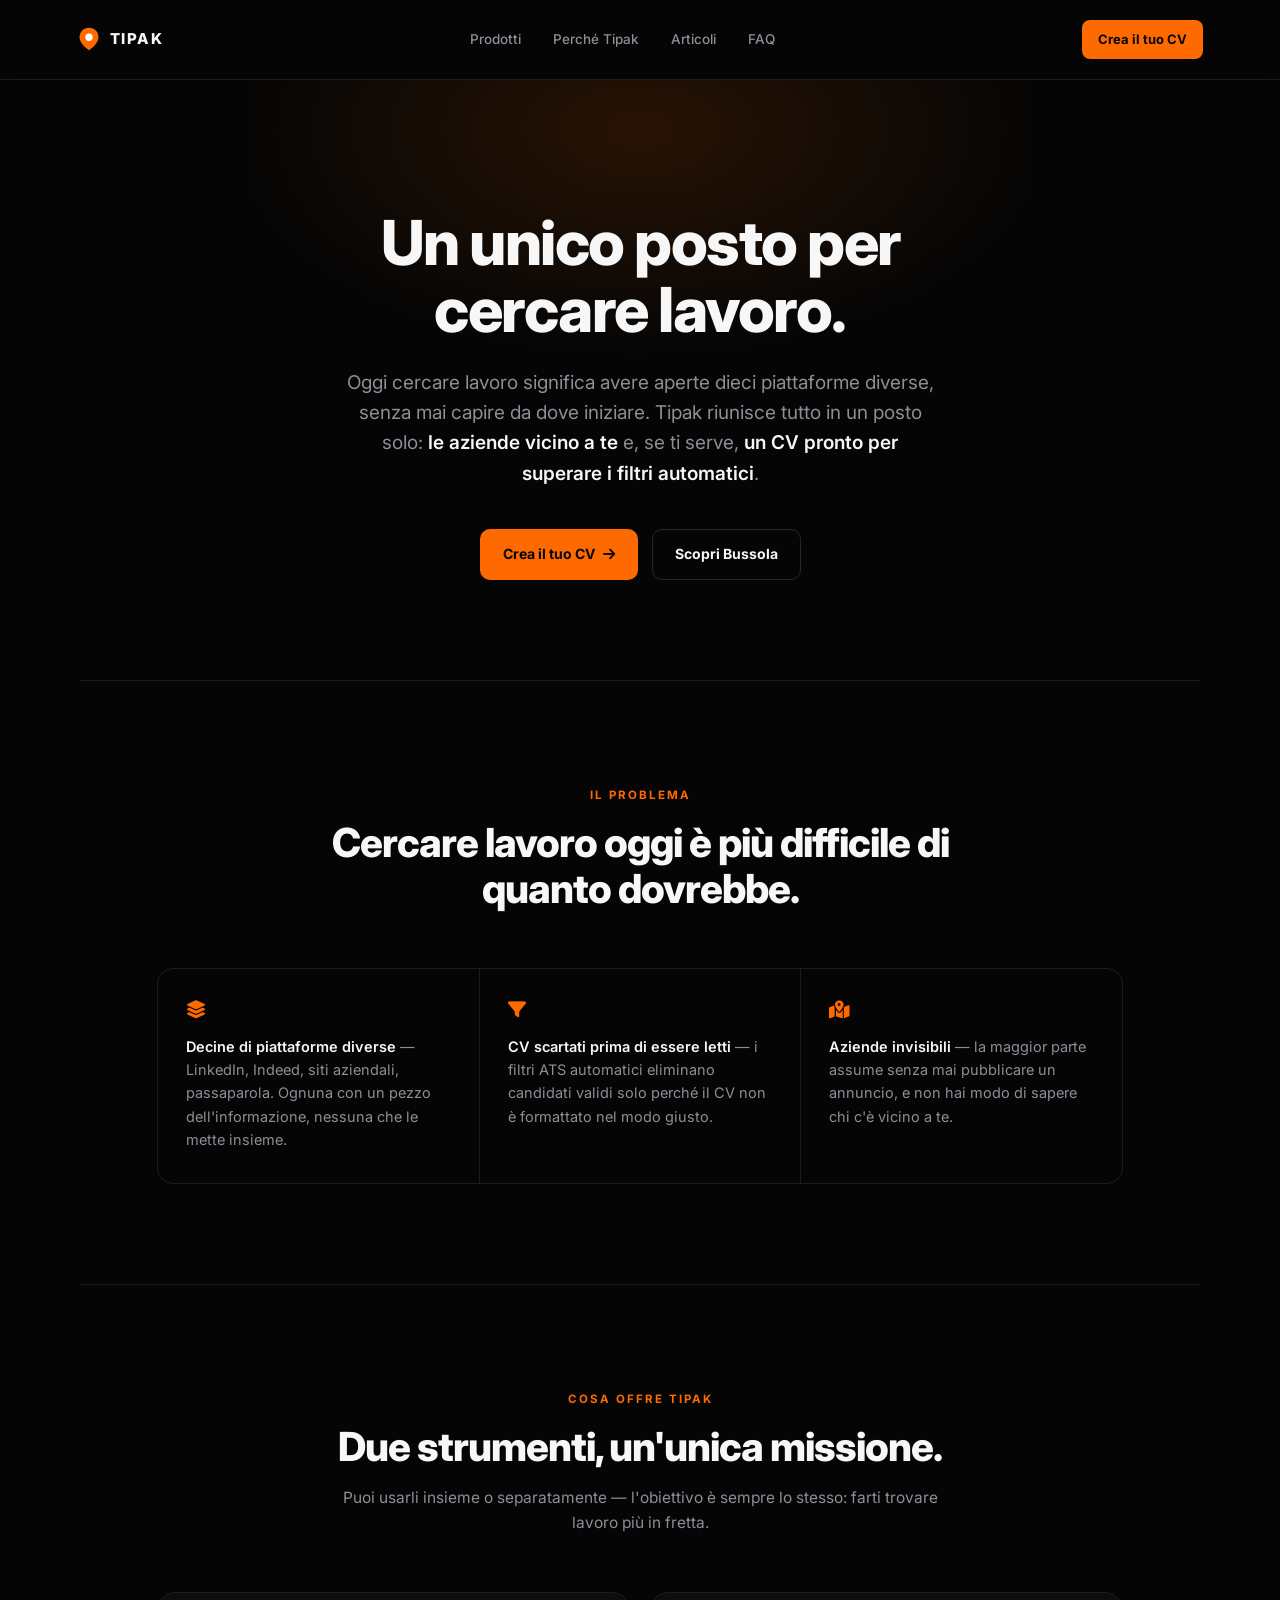
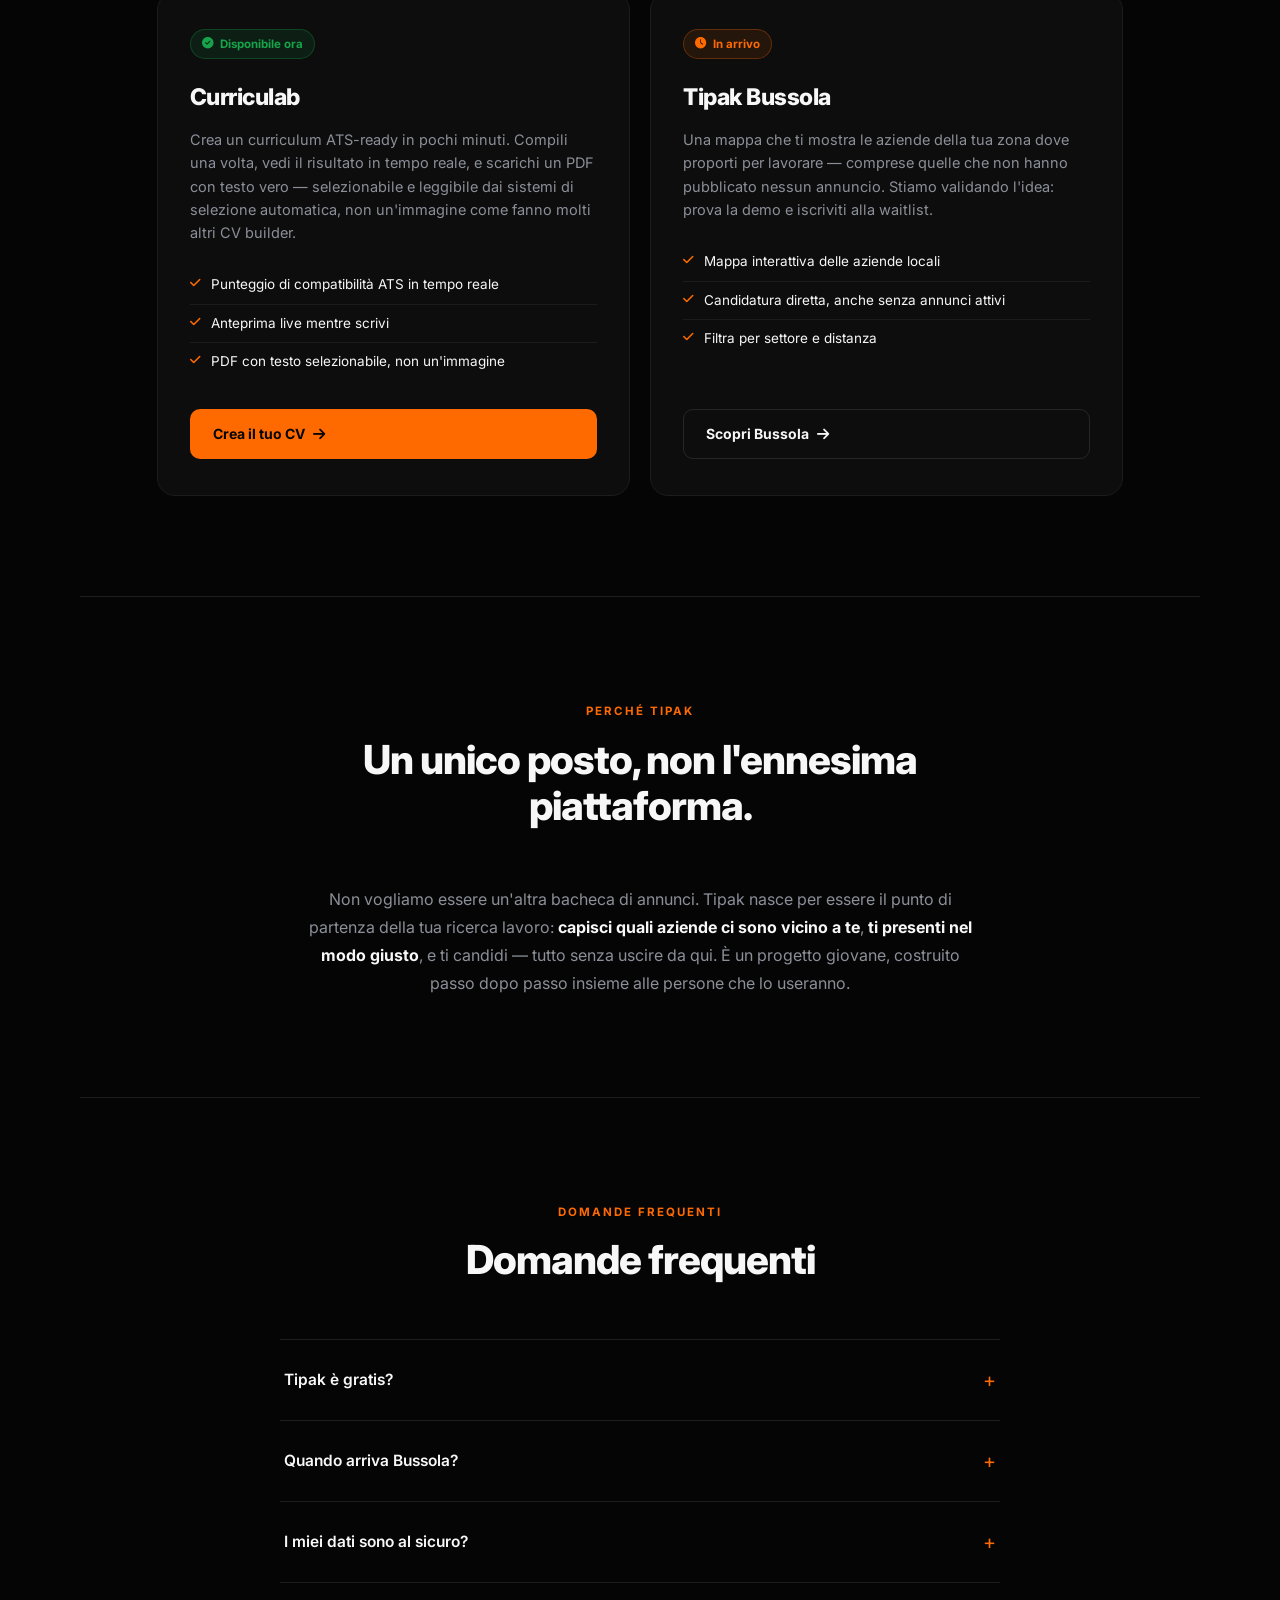
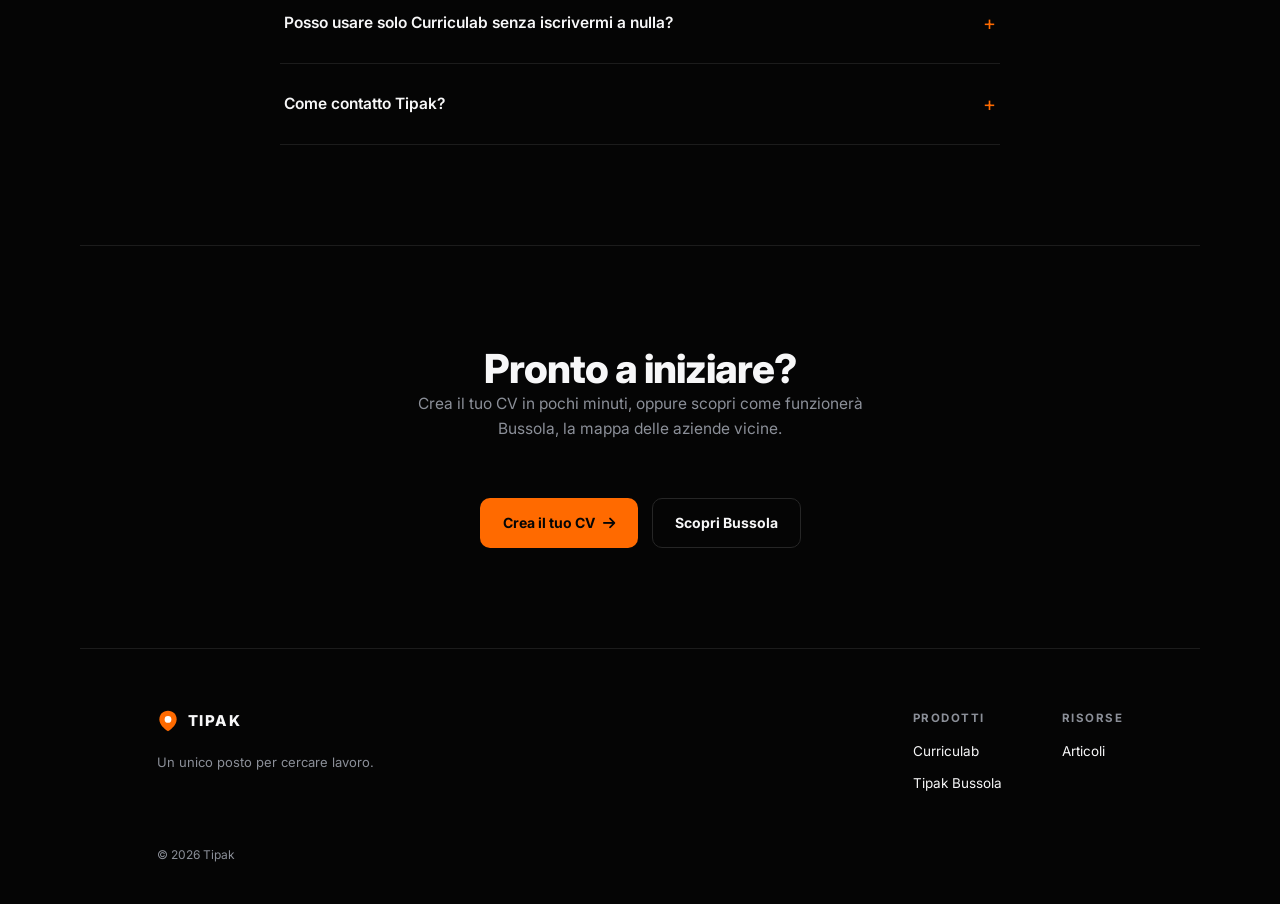
<file: index.html>
<!DOCTYPE html>
<html lang="it">
<head>
    <meta charset="UTF-8">
    <meta name="viewport" content="width=device-width, initial-scale=1.0">
    <title>Tipak — Un unico posto per cercare lavoro</title>
    <meta name="description" content="Tipak riunisce tutto quello che ti serve per trovare il prossimo lavoro: le aziende vicino a te e un CV pronto per superare i filtri automatici.">
    <link rel="stylesheet" href="style.css">
    <link rel="preconnect" href="https://fonts.googleapis.com">
    <link rel="preconnect" href="https://fonts.gstatic.com" crossorigin>
    <link href="https://fonts.googleapis.com/css2?family=Inter:wght@300;400;500;600;700;800&display=swap" rel="stylesheet">
    <link rel="stylesheet" href="https://cdnjs.cloudflare.com/ajax/libs/font-awesome/6.5.1/css/all.min.css">
</head>
<body>

    <header class="nav">
        <a href="/" class="tipak-logo">
            <svg viewBox="0 0 28 28" width="24" height="24" aria-hidden="true">
                <path d="M14 1C7.5 1 3 5.8 3 12c0 6 5.5 11.5 11 15 5.5-3.5 11-9 11-15 0-6.2-4.5-11-11-11Z" fill="#ff6a00"/>
                <circle cx="14" cy="12" r="4.3" fill="#fff"/>
            </svg>
            <span class="tipak-logo-word">TIPAK</span>
        </a>
        <nav class="nav-links">
            <a href="#prodotti">Prodotti</a>
            <a href="#perche">Perché Tipak</a>
            <a href="/articoli/">Articoli</a>
            <a href="#faq">FAQ</a>
        </nav>
        <a href="/curriculab/" class="nav-cta">Crea il tuo CV</a>
    </header>

    <main>
        <!-- ══ HERO ══ -->
        <section class="hero">
            <h1>Un unico posto per<br>cercare lavoro.</h1>
            <p class="hero-sub">
                Oggi cercare lavoro significa avere aperte dieci piattaforme diverse, senza mai capire da dove
                iniziare. Tipak riunisce tutto in un posto solo: <strong>le aziende vicino a te</strong> e,
                se ti serve, <strong>un CV pronto per superare i filtri automatici</strong>.
            </p>
            <div class="hero-ctas">
                <a href="/curriculab/" class="btn btn-primary">Crea il tuo CV <i class="fa-solid fa-arrow-right"></i></a>
                <a href="/aziende/" class="btn btn-secondary">Scopri Bussola</a>
            </div>
        </section>

        <!-- ══ PROBLEMA ══ -->
        <section class="section problem reveal">
            <div class="section-head">
                <span class="eyebrow">Il problema</span>
                <h2>Cercare lavoro oggi è più difficile di quanto dovrebbe.</h2>
            </div>
            <div class="problem-grid">
                <div class="problem-item">
                    <i class="fa-solid fa-layer-group"></i>
                    <p><strong>Decine di piattaforme diverse</strong> — LinkedIn, Indeed, siti aziendali, passaparola. Ognuna con un pezzo dell'informazione, nessuna che le mette insieme.</p>
                </div>
                <div class="problem-item">
                    <i class="fa-solid fa-filter"></i>
                    <p><strong>CV scartati prima di essere letti</strong> — i filtri ATS automatici eliminano candidati validi solo perché il CV non è formattato nel modo giusto.</p>
                </div>
                <div class="problem-item">
                    <i class="fa-solid fa-map-location-dot"></i>
                    <p><strong>Aziende invisibili</strong> — la maggior parte assume senza mai pubblicare un annuncio, e non hai modo di sapere chi c'è vicino a te.</p>
                </div>
            </div>
        </section>

        <!-- ══ PRODOTTI ══ -->
        <section class="section products reveal" id="prodotti">
            <div class="section-head">
                <span class="eyebrow">Cosa offre Tipak</span>
                <h2>Due strumenti, un'unica missione.</h2>
                <p>Puoi usarli insieme o separatamente — l'obiettivo è sempre lo stesso: farti trovare lavoro più in fretta.</p>
            </div>
            <div class="products-grid">
                <div class="product-card">
                    <span class="product-badge badge-live"><i class="fa-solid fa-circle-check"></i> Disponibile ora</span>
                    <h3>Curriculab</h3>
                    <p>Crea un curriculum ATS-ready in pochi minuti. Compili una volta, vedi il risultato in tempo reale, e scarichi un PDF con testo vero — selezionabile e leggibile dai sistemi di selezione automatica, non un'immagine come fanno molti altri CV builder.</p>
                    <ul class="product-features">
                        <li><i class="fa-solid fa-check"></i> Punteggio di compatibilità ATS in tempo reale</li>
                        <li><i class="fa-solid fa-check"></i> Anteprima live mentre scrivi</li>
                        <li><i class="fa-solid fa-check"></i> PDF con testo selezionabile, non un'immagine</li>
                    </ul>
                    <a href="/curriculab/" class="btn btn-primary">Crea il tuo CV <i class="fa-solid fa-arrow-right"></i></a>
                </div>
                <div class="product-card">
                    <span class="product-badge badge-soon"><i class="fa-solid fa-clock"></i> In arrivo</span>
                    <h3>Tipak Bussola</h3>
                    <p>Una mappa che ti mostra le aziende della tua zona dove proporti per lavorare — comprese quelle che non hanno pubblicato nessun annuncio. Stiamo validando l'idea: prova la demo e iscriviti alla waitlist.</p>
                    <ul class="product-features">
                        <li><i class="fa-solid fa-check"></i> Mappa interattiva delle aziende locali</li>
                        <li><i class="fa-solid fa-check"></i> Candidatura diretta, anche senza annunci attivi</li>
                        <li><i class="fa-solid fa-check"></i> Filtra per settore e distanza</li>
                    </ul>
                    <a href="/aziende/" class="btn btn-secondary">Scopri Bussola <i class="fa-solid fa-arrow-right"></i></a>
                </div>
            </div>
        </section>

        <!-- ══ PERCHÉ TIPAK ══ -->
        <section class="section why reveal" id="perche">
            <div class="section-head">
                <span class="eyebrow">Perché Tipak</span>
                <h2>Un unico posto, non l'ennesima piattaforma.</h2>
            </div>
            <p class="why-body">
                Non vogliamo essere un'altra bacheca di annunci. Tipak nasce per essere il punto di partenza
                della tua ricerca lavoro: <strong>capisci quali aziende ci sono vicino a te</strong>,
                <strong>ti presenti nel modo giusto</strong>, e ti candidi — tutto senza uscire da qui.
                È un progetto giovane, costruito passo dopo passo insieme alle persone che lo useranno.
            </p>
        </section>

        <!-- ══ FAQ ══ -->
        <section class="section faq reveal" id="faq">
            <div class="section-head">
                <span class="eyebrow">Domande frequenti</span>
                <h2>Domande frequenti</h2>
            </div>
            <div class="faq-list">
                <details class="faq-item">
                    <summary>Tipak è gratis?</summary>
                    <p>Sì. Curriculab è gratuito e lo resta nella sua versione base. Anche l'iscrizione alla waitlist di Bussola è gratuita.</p>
                </details>
                <details class="faq-item">
                    <summary>Quando arriva Bussola?</summary>
                    <p>Stiamo validando l'idea con una demo e una waitlist. Se c'è abbastanza interesse, iniziamo a costruire l'app vera partendo da una zona pilota.</p>
                </details>
                <details class="faq-item">
                    <summary>I miei dati sono al sicuro?</summary>
                    <p>I dati del CV restano nel tuo browser finché non scegli di scaricare il PDF. Le email della waitlist servono solo per avvisarti quando il prodotto è pronto — niente spam.</p>
                </details>
                <details class="faq-item">
                    <summary>Posso usare solo Curriculab senza iscrivermi a nulla?</summary>
                    <p>Sì, Curriculab è utilizzabile subito, senza registrazione.</p>
                </details>
                <details class="faq-item">
                    <summary>Come contatto Tipak?</summary>
                    <p>Scrivici a <a href="mailto:ciao@tipak.me" style="color:var(--acc)">ciao@tipak.me</a> per domande, feedback o collaborazioni.</p>
                </details>
            </div>
        </section>

        <!-- ══ CTA FINALE ══ -->
        <section class="section cta-final reveal">
            <div class="section-head">
                <h2>Pronto a iniziare?</h2>
                <p>Crea il tuo CV in pochi minuti, oppure scopri come funzionerà Bussola, la mappa delle aziende vicine.</p>
            </div>
            <div class="hero-ctas">
                <a href="/curriculab/" class="btn btn-primary">Crea il tuo CV <i class="fa-solid fa-arrow-right"></i></a>
                <a href="/aziende/" class="btn btn-secondary">Scopri Bussola</a>
            </div>
        </section>
    </main>

    <footer>
        <div class="foot">
            <div class="foot-brand">
                <a href="/" class="tipak-logo">
                    <svg viewBox="0 0 28 28" width="22" height="22" aria-hidden="true">
                        <path d="M14 1C7.5 1 3 5.8 3 12c0 6 5.5 11.5 11 15 5.5-3.5 11-9 11-15 0-6.2-4.5-11-11-11Z" fill="#ff6a00"/>
                        <circle cx="14" cy="12" r="4.3" fill="#fff"/>
                    </svg>
                    <span class="tipak-logo-word">TIPAK</span>
                </a>
                <p>Un unico posto per cercare lavoro.</p>
            </div>
            <div class="foot-cols">
                <div class="foot-col">
                    <h4>Prodotti</h4>
                    <a href="/curriculab/">Curriculab</a>
                    <a href="/aziende/">Tipak Bussola</a>
                </div>
                <div class="foot-col">
                    <h4>Risorse</h4>
                    <a href="/articoli/">Articoli</a>
                </div>
            </div>
        </div>
        <div class="foot-bottom">© 2026 Tipak</div>
    </footer>

    <script src="brand.js"></script>
</body>
</html>
</file>
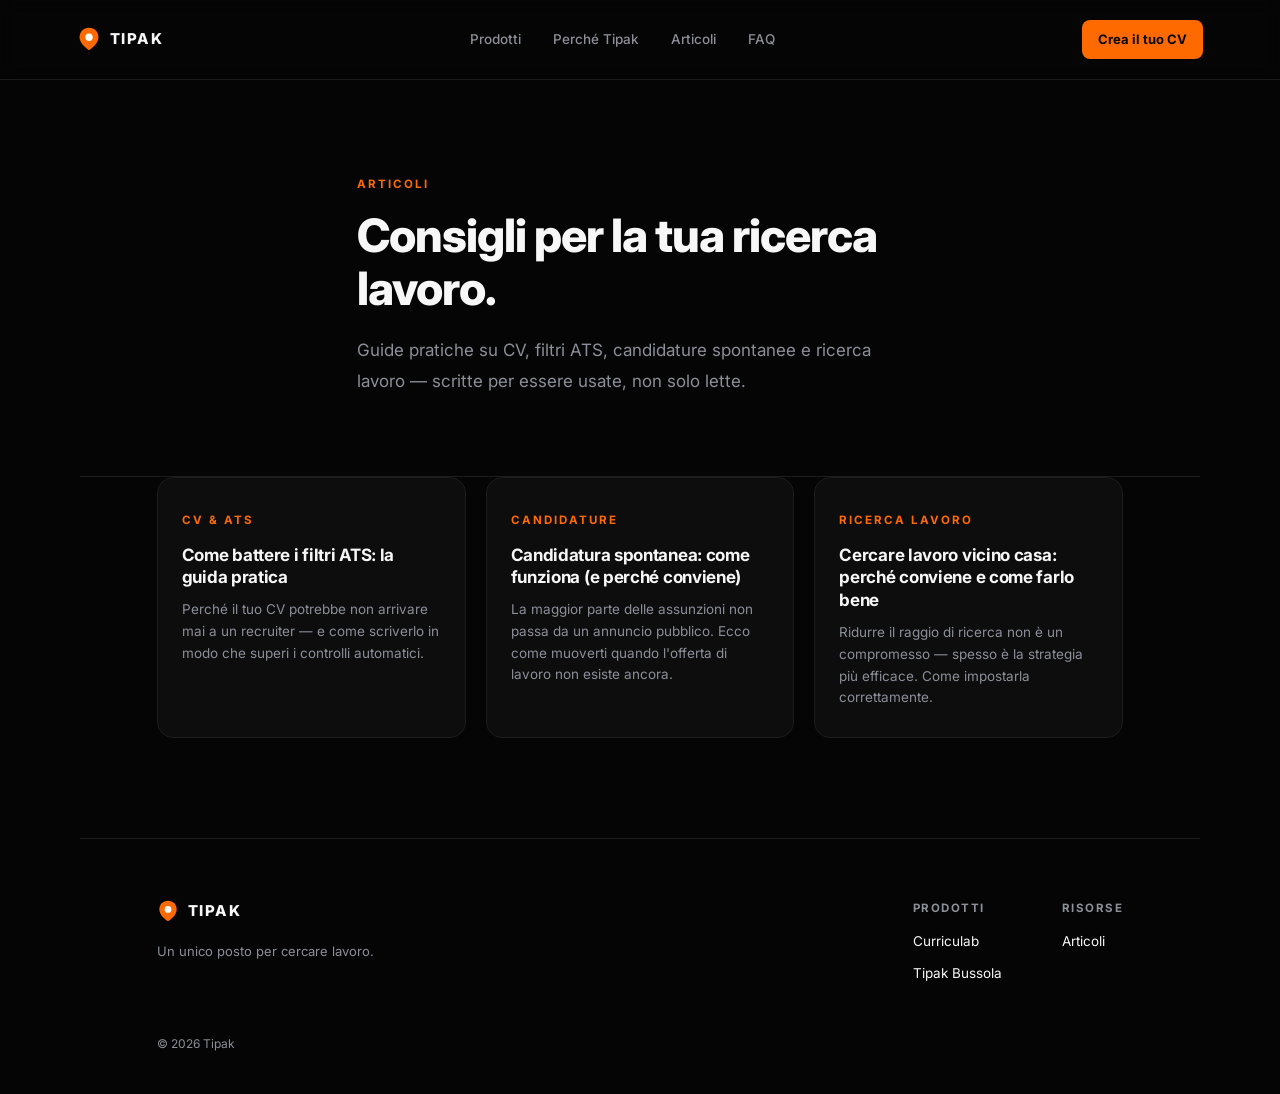
<file: articoli/index.html>
<!DOCTYPE html>
<html lang="it">
<head>
    <meta charset="UTF-8">
    <meta name="viewport" content="width=device-width, initial-scale=1.0">
    <title>Articoli — Tipak</title>
    <meta name="description" content="Consigli pratici su CV, filtri ATS, candidature spontanee e ricerca lavoro, dal team di Tipak.">
    <link rel="stylesheet" href="../style.css">
    <link rel="preconnect" href="https://fonts.googleapis.com">
    <link rel="preconnect" href="https://fonts.gstatic.com" crossorigin>
    <link href="https://fonts.googleapis.com/css2?family=Inter:wght@300;400;500;600;700;800&display=swap" rel="stylesheet">
    <link rel="stylesheet" href="https://cdnjs.cloudflare.com/ajax/libs/font-awesome/6.5.1/css/all.min.css">
</head>
<body>

    <header class="nav">
        <a href="/" class="tipak-logo">
            <svg viewBox="0 0 28 28" width="24" height="24" aria-hidden="true">
                <path d="M14 1C7.5 1 3 5.8 3 12c0 6 5.5 11.5 11 15 5.5-3.5 11-9 11-15 0-6.2-4.5-11-11-11Z" fill="#ff6a00"/>
                <circle cx="14" cy="12" r="4.3" fill="#fff"/>
            </svg>
            <span class="tipak-logo-word">TIPAK</span>
        </a>
        <nav class="nav-links">
            <a href="/#prodotti">Prodotti</a>
            <a href="/#perche">Perché Tipak</a>
            <a href="/articoli/">Articoli</a>
            <a href="/#faq">FAQ</a>
        </nav>
        <a href="/curriculab/" class="nav-cta">Crea il tuo CV</a>
    </header>

    <main>
        <div class="content-page" style="padding-bottom: 40px;">
            <span class="eyebrow">Articoli</span>
            <h1>Consigli per la tua ricerca lavoro.</h1>
            <p class="lede">Guide pratiche su CV, filtri ATS, candidature spontanee e ricerca lavoro — scritte per essere usate, non solo lette.</p>
        </div>

        <section class="section reveal" style="padding-top: 0;">
            <div class="articles-grid">
                <a href="/articoli/battere-filtri-ats.html" class="article-card">
                    <span class="eyebrow">CV &amp; ATS</span>
                    <h3>Come battere i filtri ATS: la guida pratica</h3>
                    <p>Perché il tuo CV potrebbe non arrivare mai a un recruiter — e come scriverlo in modo che superi i controlli automatici.</p>
                </a>
                <a href="/articoli/candidatura-spontanea.html" class="article-card">
                    <span class="eyebrow">Candidature</span>
                    <h3>Candidatura spontanea: come funziona (e perché conviene)</h3>
                    <p>La maggior parte delle assunzioni non passa da un annuncio pubblico. Ecco come muoverti quando l'offerta di lavoro non esiste ancora.</p>
                </a>
                <a href="/articoli/cercare-lavoro-vicino-casa.html" class="article-card">
                    <span class="eyebrow">Ricerca lavoro</span>
                    <h3>Cercare lavoro vicino casa: perché conviene e come farlo bene</h3>
                    <p>Ridurre il raggio di ricerca non è un compromesso — spesso è la strategia più efficace. Come impostarla correttamente.</p>
                </a>
            </div>
        </section>
    </main>

    <footer>
        <div class="foot">
            <div class="foot-brand">
                <a href="/" class="tipak-logo">
                    <svg viewBox="0 0 28 28" width="22" height="22" aria-hidden="true">
                        <path d="M14 1C7.5 1 3 5.8 3 12c0 6 5.5 11.5 11 15 5.5-3.5 11-9 11-15 0-6.2-4.5-11-11-11Z" fill="#ff6a00"/>
                        <circle cx="14" cy="12" r="4.3" fill="#fff"/>
                    </svg>
                    <span class="tipak-logo-word">TIPAK</span>
                </a>
                <p>Un unico posto per cercare lavoro.</p>
            </div>
            <div class="foot-cols">
                <div class="foot-col">
                    <h4>Prodotti</h4>
                    <a href="/curriculab/">Curriculab</a>
                    <a href="/aziende/">Tipak Bussola</a>
                </div>
                <div class="foot-col">
                    <h4>Risorse</h4>
                    <a href="/articoli/">Articoli</a>
                </div>
            </div>
        </div>
        <div class="foot-bottom">© 2026 Tipak</div>
    </footer>

    <script src="../brand.js"></script>
</body>
</html>
</file>
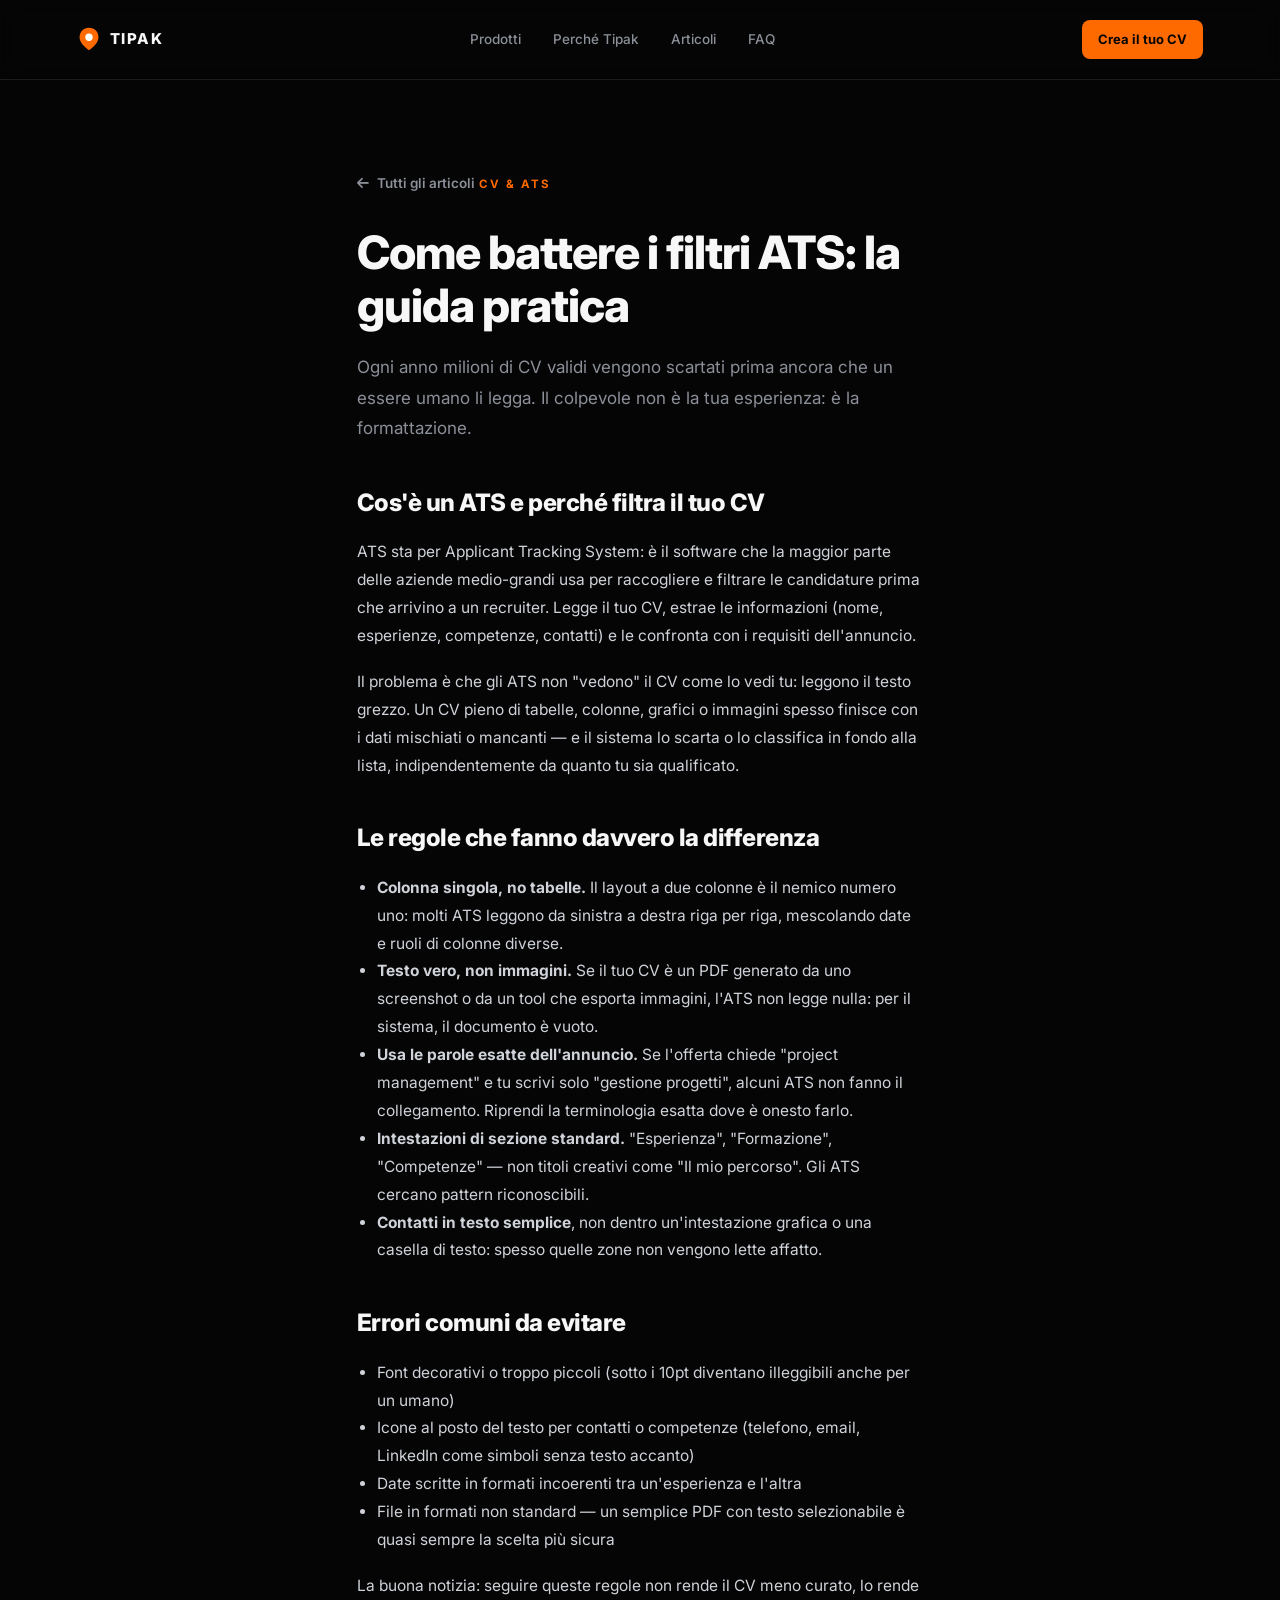
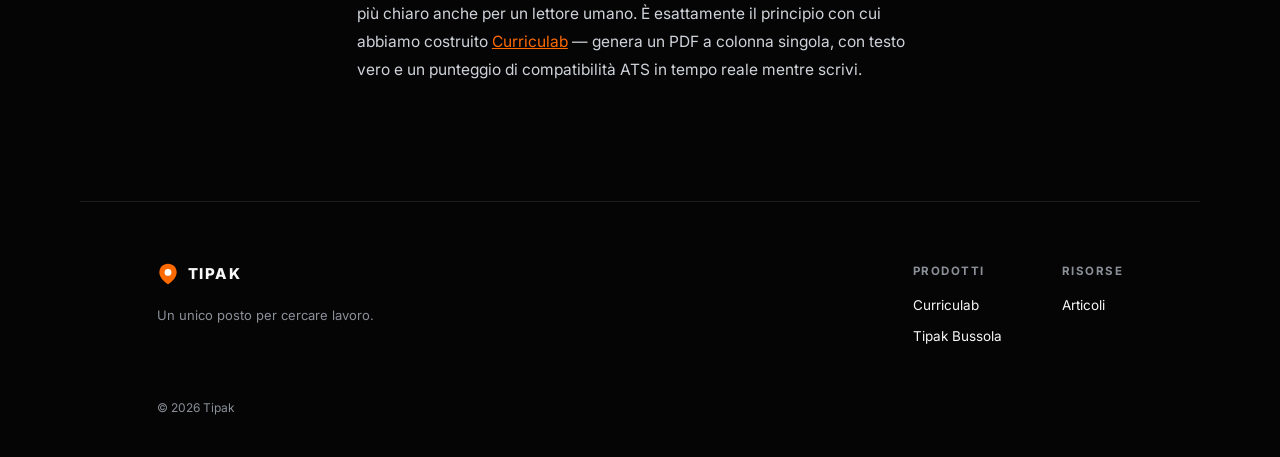
<file: articoli/battere-filtri-ats.html>
<!DOCTYPE html>
<html lang="it">
<head>
    <meta charset="UTF-8">
    <meta name="viewport" content="width=device-width, initial-scale=1.0">
    <title>Come battere i filtri ATS: la guida pratica — Tipak</title>
    <meta name="description" content="Perché il tuo CV potrebbe non arrivare mai a un recruiter, e come scriverlo in modo che superi i controlli automatici degli ATS.">
    <link rel="stylesheet" href="../style.css">
    <link rel="preconnect" href="https://fonts.googleapis.com">
    <link rel="preconnect" href="https://fonts.gstatic.com" crossorigin>
    <link href="https://fonts.googleapis.com/css2?family=Inter:wght@300;400;500;600;700;800&display=swap" rel="stylesheet">
    <link rel="stylesheet" href="https://cdnjs.cloudflare.com/ajax/libs/font-awesome/6.5.1/css/all.min.css">
</head>
<body>

    <header class="nav">
        <a href="/" class="tipak-logo">
            <svg viewBox="0 0 28 28" width="24" height="24" aria-hidden="true">
                <path d="M14 1C7.5 1 3 5.8 3 12c0 6 5.5 11.5 11 15 5.5-3.5 11-9 11-15 0-6.2-4.5-11-11-11Z" fill="#ff6a00"/>
                <circle cx="14" cy="12" r="4.3" fill="#fff"/>
            </svg>
            <span class="tipak-logo-word">TIPAK</span>
        </a>
        <nav class="nav-links">
            <a href="/#prodotti">Prodotti</a>
            <a href="/#perche">Perché Tipak</a>
            <a href="/articoli/">Articoli</a>
            <a href="/#faq">FAQ</a>
        </nav>
        <a href="/curriculab/" class="nav-cta">Crea il tuo CV</a>
    </header>

    <main>
        <article class="content-page">
            <a href="/articoli/" class="back-link"><i class="fa-solid fa-arrow-left"></i> Tutti gli articoli</a>
            <span class="eyebrow">CV &amp; ATS</span>
            <h1>Come battere i filtri ATS: la guida pratica</h1>
            <p class="lede">Ogni anno milioni di CV validi vengono scartati prima ancora che un essere umano li legga. Il colpevole non è la tua esperienza: è la formattazione.</p>

            <h2>Cos'è un ATS e perché filtra il tuo CV</h2>
            <p>ATS sta per Applicant Tracking System: è il software che la maggior parte delle aziende medio-grandi usa per raccogliere e filtrare le candidature prima che arrivino a un recruiter. Legge il tuo CV, estrae le informazioni (nome, esperienze, competenze, contatti) e le confronta con i requisiti dell'annuncio.</p>
            <p>Il problema è che gli ATS non "vedono" il CV come lo vedi tu: leggono il testo grezzo. Un CV pieno di tabelle, colonne, grafici o immagini spesso finisce con i dati mischiati o mancanti — e il sistema lo scarta o lo classifica in fondo alla lista, indipendentemente da quanto tu sia qualificato.</p>

            <h2>Le regole che fanno davvero la differenza</h2>
            <ul>
                <li><strong>Colonna singola, no tabelle.</strong> Il layout a due colonne è il nemico numero uno: molti ATS leggono da sinistra a destra riga per riga, mescolando date e ruoli di colonne diverse.</li>
                <li><strong>Testo vero, non immagini.</strong> Se il tuo CV è un PDF generato da uno screenshot o da un tool che esporta immagini, l'ATS non legge nulla: per il sistema, il documento è vuoto.</li>
                <li><strong>Usa le parole esatte dell'annuncio.</strong> Se l'offerta chiede "project management" e tu scrivi solo "gestione progetti", alcuni ATS non fanno il collegamento. Riprendi la terminologia esatta dove è onesto farlo.</li>
                <li><strong>Intestazioni di sezione standard.</strong> "Esperienza", "Formazione", "Competenze" — non titoli creativi come "Il mio percorso". Gli ATS cercano pattern riconoscibili.</li>
                <li><strong>Contatti in testo semplice</strong>, non dentro un'intestazione grafica o una casella di testo: spesso quelle zone non vengono lette affatto.</li>
            </ul>

            <h2>Errori comuni da evitare</h2>
            <ul>
                <li>Font decorativi o troppo piccoli (sotto i 10pt diventano illeggibili anche per un umano)</li>
                <li>Icone al posto del testo per contatti o competenze (telefono, email, LinkedIn come simboli senza testo accanto)</li>
                <li>Date scritte in formati incoerenti tra un'esperienza e l'altra</li>
                <li>File in formati non standard — un semplice PDF con testo selezionabile è quasi sempre la scelta più sicura</li>
            </ul>

            <p>La buona notizia: seguire queste regole non rende il CV meno curato, lo rende più chiaro anche per un lettore umano. È esattamente il principio con cui abbiamo costruito <a href="/curriculab/" style="color:var(--acc)">Curriculab</a> — genera un PDF a colonna singola, con testo vero e un punteggio di compatibilità ATS in tempo reale mentre scrivi.</p>
        </article>
    </main>

    <footer>
        <div class="foot">
            <div class="foot-brand">
                <a href="/" class="tipak-logo">
                    <svg viewBox="0 0 28 28" width="22" height="22" aria-hidden="true">
                        <path d="M14 1C7.5 1 3 5.8 3 12c0 6 5.5 11.5 11 15 5.5-3.5 11-9 11-15 0-6.2-4.5-11-11-11Z" fill="#ff6a00"/>
                        <circle cx="14" cy="12" r="4.3" fill="#fff"/>
                    </svg>
                    <span class="tipak-logo-word">TIPAK</span>
                </a>
                <p>Un unico posto per cercare lavoro.</p>
            </div>
            <div class="foot-cols">
                <div class="foot-col">
                    <h4>Prodotti</h4>
                    <a href="/curriculab/">Curriculab</a>
                    <a href="/aziende/">Tipak Bussola</a>
                </div>
                <div class="foot-col">
                    <h4>Risorse</h4>
                    <a href="/articoli/">Articoli</a>
                </div>
            </div>
        </div>
        <div class="foot-bottom">© 2026 Tipak</div>
    </footer>

    <script src="../brand.js"></script>
</body>
</html>
</file>
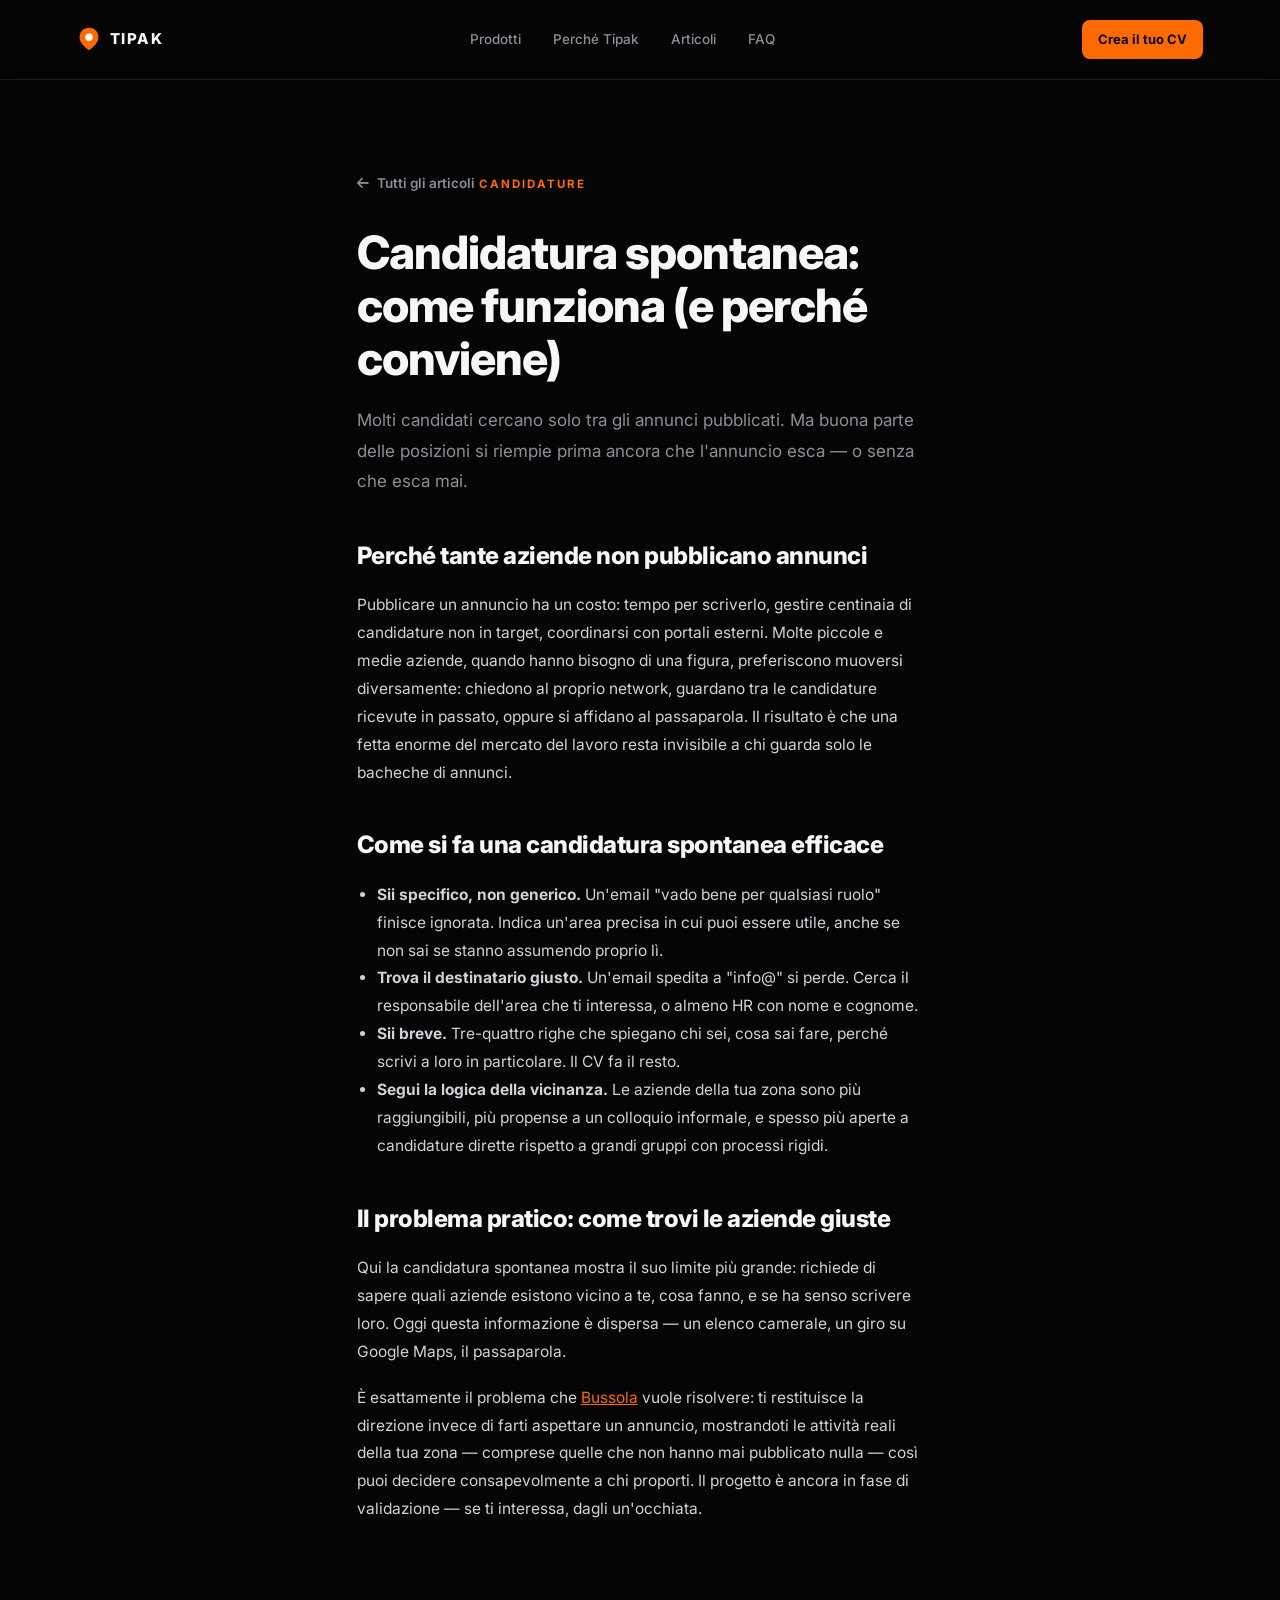
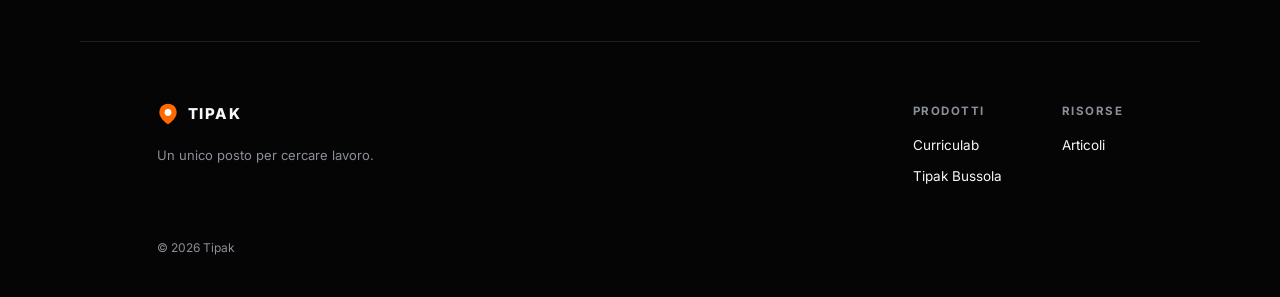
<file: articoli/candidatura-spontanea.html>
<!DOCTYPE html>
<html lang="it">
<head>
    <meta charset="UTF-8">
    <meta name="viewport" content="width=device-width, initial-scale=1.0">
    <title>Candidatura spontanea: come funziona (e perché conviene) — Tipak</title>
    <meta name="description" content="La maggior parte delle assunzioni non passa da un annuncio pubblico. Come muoverti quando l'offerta di lavoro non esiste ancora.">
    <link rel="stylesheet" href="../style.css">
    <link rel="preconnect" href="https://fonts.googleapis.com">
    <link rel="preconnect" href="https://fonts.gstatic.com" crossorigin>
    <link href="https://fonts.googleapis.com/css2?family=Inter:wght@300;400;500;600;700;800&display=swap" rel="stylesheet">
    <link rel="stylesheet" href="https://cdnjs.cloudflare.com/ajax/libs/font-awesome/6.5.1/css/all.min.css">
</head>
<body>

    <header class="nav">
        <a href="/" class="tipak-logo">
            <svg viewBox="0 0 28 28" width="24" height="24" aria-hidden="true">
                <path d="M14 1C7.5 1 3 5.8 3 12c0 6 5.5 11.5 11 15 5.5-3.5 11-9 11-15 0-6.2-4.5-11-11-11Z" fill="#ff6a00"/>
                <circle cx="14" cy="12" r="4.3" fill="#fff"/>
            </svg>
            <span class="tipak-logo-word">TIPAK</span>
        </a>
        <nav class="nav-links">
            <a href="/#prodotti">Prodotti</a>
            <a href="/#perche">Perché Tipak</a>
            <a href="/articoli/">Articoli</a>
            <a href="/#faq">FAQ</a>
        </nav>
        <a href="/curriculab/" class="nav-cta">Crea il tuo CV</a>
    </header>

    <main>
        <article class="content-page">
            <a href="/articoli/" class="back-link"><i class="fa-solid fa-arrow-left"></i> Tutti gli articoli</a>
            <span class="eyebrow">Candidature</span>
            <h1>Candidatura spontanea: come funziona (e perché conviene)</h1>
            <p class="lede">Molti candidati cercano solo tra gli annunci pubblicati. Ma buona parte delle posizioni si riempie prima ancora che l'annuncio esca — o senza che esca mai.</p>

            <h2>Perché tante aziende non pubblicano annunci</h2>
            <p>Pubblicare un annuncio ha un costo: tempo per scriverlo, gestire centinaia di candidature non in target, coordinarsi con portali esterni. Molte piccole e medie aziende, quando hanno bisogno di una figura, preferiscono muoversi diversamente: chiedono al proprio network, guardano tra le candidature ricevute in passato, oppure si affidano al passaparola. Il risultato è che una fetta enorme del mercato del lavoro resta invisibile a chi guarda solo le bacheche di annunci.</p>

            <h2>Come si fa una candidatura spontanea efficace</h2>
            <ul>
                <li><strong>Sii specifico, non generico.</strong> Un'email "vado bene per qualsiasi ruolo" finisce ignorata. Indica un'area precisa in cui puoi essere utile, anche se non sai se stanno assumendo proprio lì.</li>
                <li><strong>Trova il destinatario giusto.</strong> Un'email spedita a "info@" si perde. Cerca il responsabile dell'area che ti interessa, o almeno HR con nome e cognome.</li>
                <li><strong>Sii breve.</strong> Tre-quattro righe che spiegano chi sei, cosa sai fare, perché scrivi a loro in particolare. Il CV fa il resto.</li>
                <li><strong>Segui la logica della vicinanza.</strong> Le aziende della tua zona sono più raggiungibili, più propense a un colloquio informale, e spesso più aperte a candidature dirette rispetto a grandi gruppi con processi rigidi.</li>
            </ul>

            <h2>Il problema pratico: come trovi le aziende giuste</h2>
            <p>Qui la candidatura spontanea mostra il suo limite più grande: richiede di sapere quali aziende esistono vicino a te, cosa fanno, e se ha senso scrivere loro. Oggi questa informazione è dispersa — un elenco camerale, un giro su Google Maps, il passaparola.</p>
            <p>È esattamente il problema che <a href="/aziende/" style="color:var(--acc)">Bussola</a> vuole risolvere: ti restituisce la direzione invece di farti aspettare un annuncio, mostrandoti le attività reali della tua zona — comprese quelle che non hanno mai pubblicato nulla — così puoi decidere consapevolmente a chi proporti. Il progetto è ancora in fase di validazione — se ti interessa, dagli un'occhiata.</p>
        </article>
    </main>

    <footer>
        <div class="foot">
            <div class="foot-brand">
                <a href="/" class="tipak-logo">
                    <svg viewBox="0 0 28 28" width="22" height="22" aria-hidden="true">
                        <path d="M14 1C7.5 1 3 5.8 3 12c0 6 5.5 11.5 11 15 5.5-3.5 11-9 11-15 0-6.2-4.5-11-11-11Z" fill="#ff6a00"/>
                        <circle cx="14" cy="12" r="4.3" fill="#fff"/>
                    </svg>
                    <span class="tipak-logo-word">TIPAK</span>
                </a>
                <p>Un unico posto per cercare lavoro.</p>
            </div>
            <div class="foot-cols">
                <div class="foot-col">
                    <h4>Prodotti</h4>
                    <a href="/curriculab/">Curriculab</a>
                    <a href="/aziende/">Tipak Bussola</a>
                </div>
                <div class="foot-col">
                    <h4>Risorse</h4>
                    <a href="/articoli/">Articoli</a>
                </div>
            </div>
        </div>
        <div class="foot-bottom">© 2026 Tipak</div>
    </footer>

    <script src="../brand.js"></script>
</body>
</html>
</file>
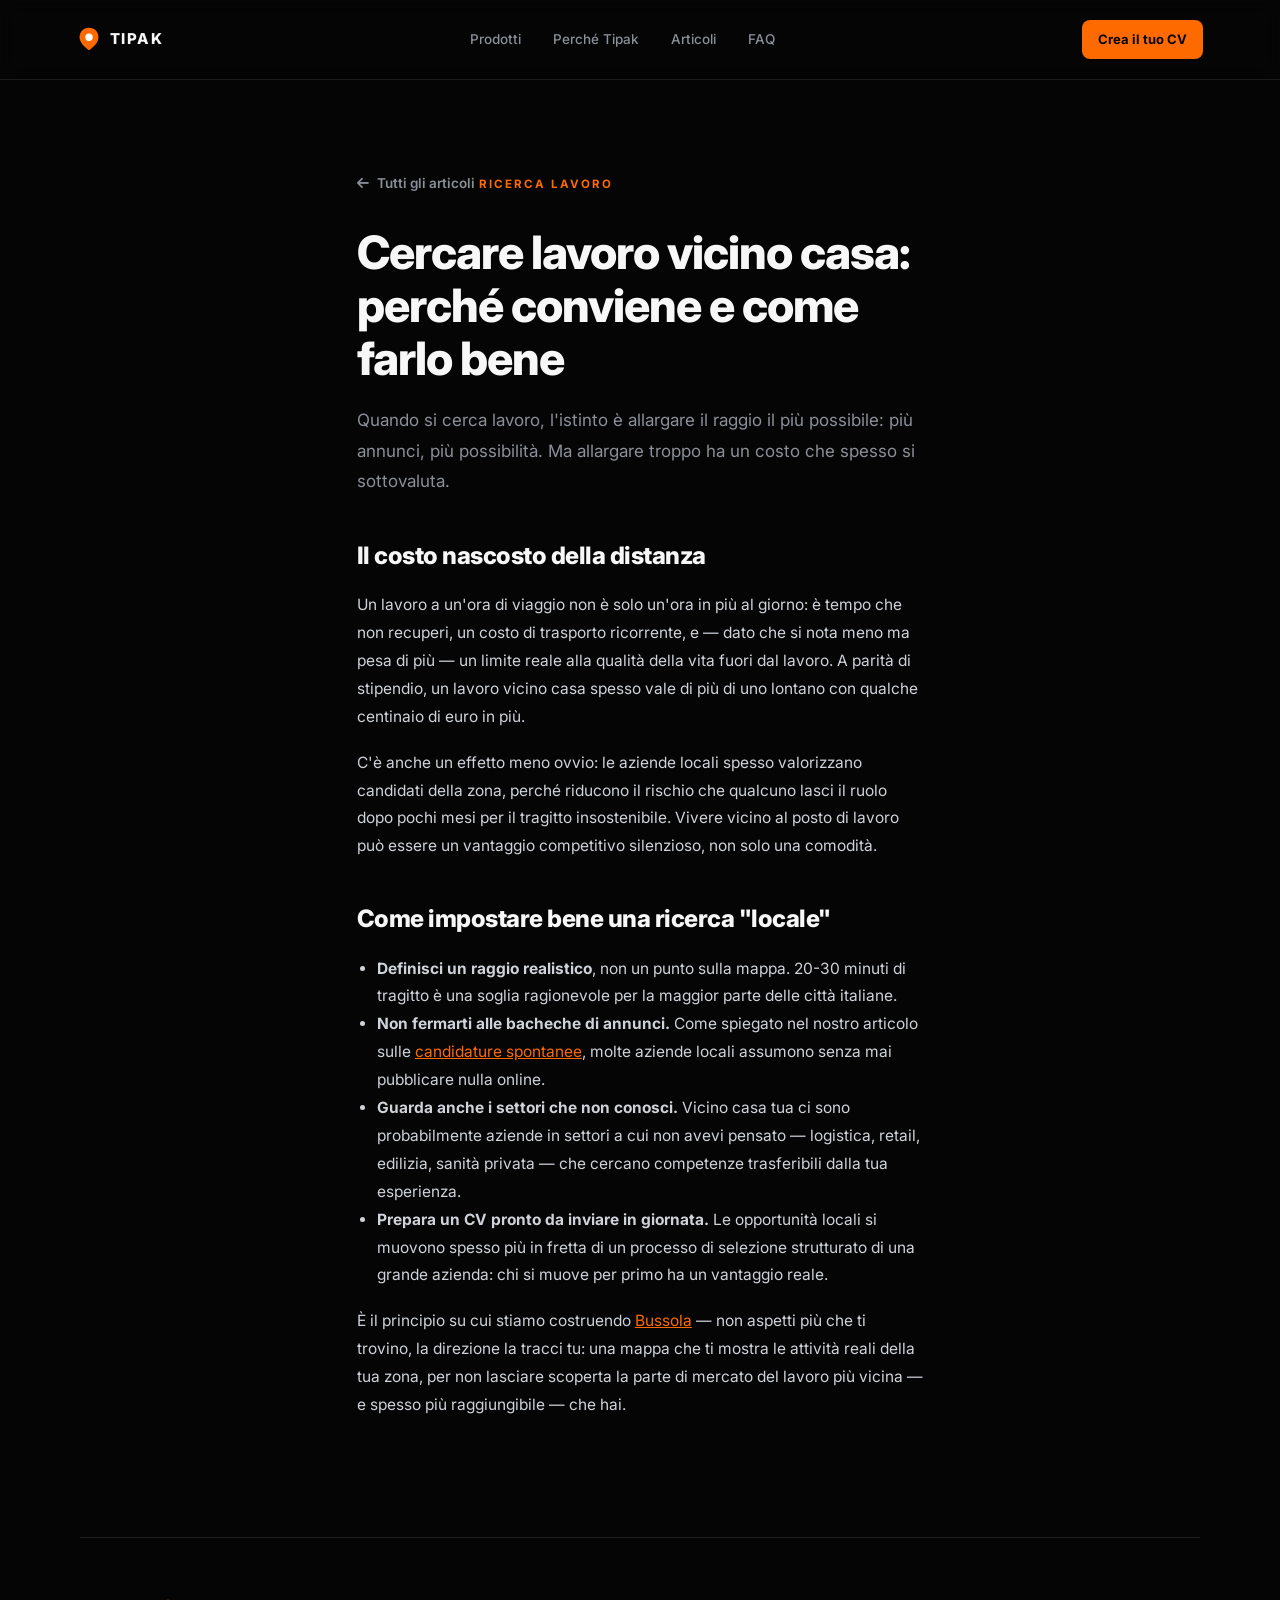
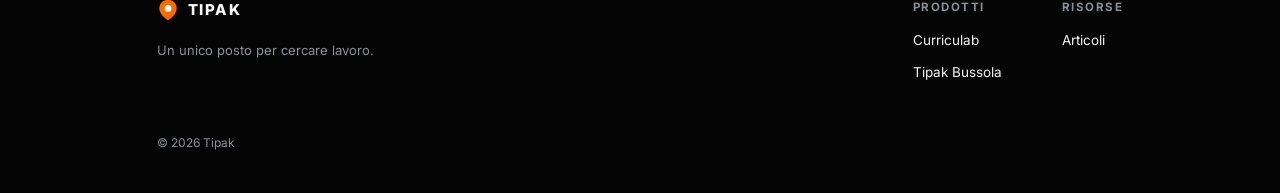
<file: articoli/cercare-lavoro-vicino-casa.html>
<!DOCTYPE html>
<html lang="it">
<head>
    <meta charset="UTF-8">
    <meta name="viewport" content="width=device-width, initial-scale=1.0">
    <title>Cercare lavoro vicino casa: perché conviene — Tipak</title>
    <meta name="description" content="Ridurre il raggio di ricerca non è un compromesso: spesso è la strategia più efficace. Come impostarla correttamente.">
    <link rel="stylesheet" href="../style.css">
    <link rel="preconnect" href="https://fonts.googleapis.com">
    <link rel="preconnect" href="https://fonts.gstatic.com" crossorigin>
    <link href="https://fonts.googleapis.com/css2?family=Inter:wght@300;400;500;600;700;800&display=swap" rel="stylesheet">
    <link rel="stylesheet" href="https://cdnjs.cloudflare.com/ajax/libs/font-awesome/6.5.1/css/all.min.css">
</head>
<body>

    <header class="nav">
        <a href="/" class="tipak-logo">
            <svg viewBox="0 0 28 28" width="24" height="24" aria-hidden="true">
                <path d="M14 1C7.5 1 3 5.8 3 12c0 6 5.5 11.5 11 15 5.5-3.5 11-9 11-15 0-6.2-4.5-11-11-11Z" fill="#ff6a00"/>
                <circle cx="14" cy="12" r="4.3" fill="#fff"/>
            </svg>
            <span class="tipak-logo-word">TIPAK</span>
        </a>
        <nav class="nav-links">
            <a href="/#prodotti">Prodotti</a>
            <a href="/#perche">Perché Tipak</a>
            <a href="/articoli/">Articoli</a>
            <a href="/#faq">FAQ</a>
        </nav>
        <a href="/curriculab/" class="nav-cta">Crea il tuo CV</a>
    </header>

    <main>
        <article class="content-page">
            <a href="/articoli/" class="back-link"><i class="fa-solid fa-arrow-left"></i> Tutti gli articoli</a>
            <span class="eyebrow">Ricerca lavoro</span>
            <h1>Cercare lavoro vicino casa: perché conviene e come farlo bene</h1>
            <p class="lede">Quando si cerca lavoro, l'istinto è allargare il raggio il più possibile: più annunci, più possibilità. Ma allargare troppo ha un costo che spesso si sottovaluta.</p>

            <h2>Il costo nascosto della distanza</h2>
            <p>Un lavoro a un'ora di viaggio non è solo un'ora in più al giorno: è tempo che non recuperi, un costo di trasporto ricorrente, e — dato che si nota meno ma pesa di più — un limite reale alla qualità della vita fuori dal lavoro. A parità di stipendio, un lavoro vicino casa spesso vale di più di uno lontano con qualche centinaio di euro in più.</p>
            <p>C'è anche un effetto meno ovvio: le aziende locali spesso valorizzano candidati della zona, perché riducono il rischio che qualcuno lasci il ruolo dopo pochi mesi per il tragitto insostenibile. Vivere vicino al posto di lavoro può essere un vantaggio competitivo silenzioso, non solo una comodità.</p>

            <h2>Come impostare bene una ricerca "locale"</h2>
            <ul>
                <li><strong>Definisci un raggio realistico</strong>, non un punto sulla mappa. 20-30 minuti di tragitto è una soglia ragionevole per la maggior parte delle città italiane.</li>
                <li><strong>Non fermarti alle bacheche di annunci.</strong> Come spiegato nel nostro articolo sulle <a href="/articoli/candidatura-spontanea.html" style="color:var(--acc)">candidature spontanee</a>, molte aziende locali assumono senza mai pubblicare nulla online.</li>
                <li><strong>Guarda anche i settori che non conosci.</strong> Vicino casa tua ci sono probabilmente aziende in settori a cui non avevi pensato — logistica, retail, edilizia, sanità privata — che cercano competenze trasferibili dalla tua esperienza.</li>
                <li><strong>Prepara un CV pronto da inviare in giornata.</strong> Le opportunità locali si muovono spesso più in fretta di un processo di selezione strutturato di una grande azienda: chi si muove per primo ha un vantaggio reale.</li>
            </ul>

            <p>È il principio su cui stiamo costruendo <a href="/aziende/" style="color:var(--acc)">Bussola</a> — non aspetti più che ti trovino, la direzione la tracci tu: una mappa che ti mostra le attività reali della tua zona, per non lasciare scoperta la parte di mercato del lavoro più vicina — e spesso più raggiungibile — che hai.</p>
        </article>
    </main>

    <footer>
        <div class="foot">
            <div class="foot-brand">
                <a href="/" class="tipak-logo">
                    <svg viewBox="0 0 28 28" width="22" height="22" aria-hidden="true">
                        <path d="M14 1C7.5 1 3 5.8 3 12c0 6 5.5 11.5 11 15 5.5-3.5 11-9 11-15 0-6.2-4.5-11-11-11Z" fill="#ff6a00"/>
                        <circle cx="14" cy="12" r="4.3" fill="#fff"/>
                    </svg>
                    <span class="tipak-logo-word">TIPAK</span>
                </a>
                <p>Un unico posto per cercare lavoro.</p>
            </div>
            <div class="foot-cols">
                <div class="foot-col">
                    <h4>Prodotti</h4>
                    <a href="/curriculab/">Curriculab</a>
                    <a href="/aziende/">Tipak Bussola</a>
                </div>
                <div class="foot-col">
                    <h4>Risorse</h4>
                    <a href="/articoli/">Articoli</a>
                </div>
            </div>
        </div>
        <div class="foot-bottom">© 2026 Tipak</div>
    </footer>

    <script src="../brand.js"></script>
</body>
</html>
</file>
<file: style.css>
/* ══════════════════════════════════════════════════════════════
   TIPAK — sistema visivo condiviso dalle pagine di brand
   (root, chi-siamo/, articoli/) — stile minimal scuro ispirato a
   Linear/Stripe. Le pagine di prodotto (curriculab/, aziende/)
   hanno un proprio style.css indipendente.
   ══════════════════════════════════════════════════════════════ */

*, *::before, *::after {
    box-sizing: border-box;
    margin: 0;
    padding: 0;
}

:root {
    --bg:      #050505;
    --bg2:     #0a0a0a;
    --card:    #0d0d0d;
    --b:       #1c1c1c;
    --b2:      #262626;
    --pri:     #f7f7f8;
    --mut:     #8b8f98;
    --acc:     #ff6a00;
    --acc-a:   rgba(255, 106, 0, 0.10);
    --acc-b:   rgba(255, 106, 0, 0.28);
    --green:   #16a34a;
}

html {
    scroll-behavior: smooth;
}

body {
    font-family: 'Inter', -apple-system, BlinkMacSystemFont, 'Segoe UI', Roboto, sans-serif;
    color: var(--pri);
    background: var(--bg);
    line-height: 1.6;
    -webkit-font-smoothing: antialiased;
}

a { color: inherit; }

.wrap {
    max-width: 1120px;
    margin: 0 auto;
    padding-left: 6vw;
    padding-right: 6vw;
}

/* ── Reveal on scroll ── */
.reveal {
    opacity: 0;
    transform: translateY(16px);
    transition: opacity .6s ease, transform .6s ease;
}
.reveal.revealed {
    opacity: 1;
    transform: translateY(0);
}

/* ── Logo (riusato in ogni header) ── */
.tipak-logo {
    display: inline-flex;
    align-items: center;
    gap: 9px;
    text-decoration: none;
    color: inherit;
}
.tipak-logo-word {
    font-weight: 800;
    letter-spacing: 1.5px;
    font-size: 15px;
}

/* ── Nav ── */
.nav {
    position: sticky;
    top: 0;
    z-index: 100;
    display: flex;
    align-items: center;
    justify-content: space-between;
    padding: 20px 6vw;
    background: rgba(5, 5, 5, 0.8);
    backdrop-filter: blur(10px);
    border-bottom: 1px solid var(--b);
}

.nav-links {
    display: flex;
    align-items: center;
    gap: 32px;
}

.nav-links a {
    font-size: 13.5px;
    font-weight: 500;
    color: var(--mut);
    text-decoration: none;
    transition: color .15s;
}
.nav-links a:hover { color: var(--pri); }

.nav-cta {
    font-size: 13px;
    font-weight: 700;
    background: var(--acc);
    color: #050505;
    padding: 9px 16px;
    border-radius: 8px;
    text-decoration: none;
    transition: opacity .15s;
}
.nav-cta:hover { opacity: .88; }

.nav-toggle { display: none; }

@media (max-width: 780px) {
    .nav-links { display: none; }
}

/* ── Eyebrow label ── */
.eyebrow {
    display: inline-block;
    font-size: 11.5px;
    font-weight: 700;
    letter-spacing: 2px;
    text-transform: uppercase;
    color: var(--acc);
    margin-bottom: 16px;
}

/* ── Hero ── */
.hero {
    position: relative;
    max-width: 780px;
    margin: 0 auto;
    padding: 130px 6vw 100px;
    text-align: center;
    overflow: hidden;
}

.hero::before {
    content: '';
    position: absolute;
    top: -200px;
    left: 50%;
    transform: translateX(-50%);
    width: 900px;
    height: 500px;
    background: radial-gradient(ellipse at center, rgba(255, 106, 0, 0.14) 0%, transparent 65%);
    pointer-events: none;
    z-index: -1;
}

.hero h1 {
    font-size: clamp(38px, 6vw, 62px);
    font-weight: 800;
    line-height: 1.08;
    letter-spacing: -1.5px;
    margin-bottom: 24px;
}

.hero-sub {
    font-size: clamp(16px, 2vw, 19px);
    color: var(--mut);
    max-width: 600px;
    margin: 0 auto 40px;
}

.hero-sub strong { color: var(--pri); font-weight: 600; }

.hero-ctas {
    display: flex;
    align-items: center;
    justify-content: center;
    gap: 14px;
    flex-wrap: wrap;
}

.btn {
    display: inline-flex;
    align-items: center;
    gap: 8px;
    font-family: inherit;
    font-size: 14px;
    font-weight: 700;
    padding: 13px 22px;
    border-radius: 10px;
    text-decoration: none;
    border: 1px solid transparent;
    cursor: pointer;
    transition: opacity .15s, border-color .15s, transform .1s;
}

.btn-primary {
    background: var(--acc);
    color: #050505;
}
.btn-primary:hover { opacity: .88; }

.btn-secondary {
    background: transparent;
    color: var(--pri);
    border-color: var(--b2);
}
.btn-secondary:hover { border-color: var(--acc-b); }

.btn:active { transform: scale(.97); }

/* ── Sections ── */
.section {
    max-width: 1120px;
    margin: 0 auto;
    padding: 100px 6vw;
    border-top: 1px solid var(--b);
}

.section-head {
    max-width: 640px;
    margin: 0 auto 56px;
    text-align: center;
}

.section-head h2 {
    font-size: clamp(28px, 4vw, 40px);
    font-weight: 800;
    letter-spacing: -1px;
    line-height: 1.15;
}

.section-head p {
    margin-top: 16px;
    color: var(--mut);
    font-size: 15.5px;
}

/* ── Problema ── */
.problem-grid {
    display: grid;
    grid-template-columns: repeat(3, 1fr);
    gap: 1px;
    background: var(--b);
    border: 1px solid var(--b);
    border-radius: 16px;
    overflow: hidden;
}

.problem-item {
    background: var(--bg);
    padding: 32px 28px;
}

.problem-item i {
    font-size: 18px;
    color: var(--acc);
    margin-bottom: 16px;
    display: block;
}

.problem-item p {
    font-size: 14.5px;
    color: var(--mut);
    line-height: 1.6;
}
.problem-item strong { color: var(--pri); font-weight: 600; }

@media (max-width: 780px) {
    .problem-grid { grid-template-columns: 1fr; }
}

/* ── Prodotti ── */
.products-grid {
    display: grid;
    grid-template-columns: repeat(2, 1fr);
    gap: 20px;
}

.product-card {
    background: var(--card);
    border: 1px solid var(--b);
    border-radius: 18px;
    padding: 36px 32px;
    display: flex;
    flex-direction: column;
}

.product-badge {
    display: inline-flex;
    align-self: flex-start;
    align-items: center;
    gap: 6px;
    font-size: 11.5px;
    font-weight: 700;
    padding: 5px 11px;
    border-radius: 999px;
    margin-bottom: 20px;
}

.badge-live {
    background: rgba(22, 163, 74, 0.12);
    color: var(--green);
    border: 1px solid rgba(22, 163, 74, 0.3);
}

.badge-soon {
    background: var(--acc-a);
    color: var(--acc);
    border: 1px solid var(--acc-b);
}

.product-card h3 {
    font-size: 23px;
    font-weight: 800;
    letter-spacing: -.5px;
    margin-bottom: 12px;
}

.product-card > p {
    font-size: 14.5px;
    color: var(--mut);
    margin-bottom: 22px;
}

.product-features {
    list-style: none;
    margin-bottom: 28px;
    flex-grow: 1;
}

.product-features li {
    display: flex;
    align-items: flex-start;
    gap: 10px;
    font-size: 13.5px;
    color: var(--pri);
    padding: 8px 0;
    border-top: 1px solid var(--b);
}
.product-features li:first-child { border-top: none; }

.product-features i {
    color: var(--acc);
    font-size: 12px;
    margin-top: 3px;
    flex-shrink: 0;
}

@media (max-width: 780px) {
    .products-grid { grid-template-columns: 1fr; }
}

/* ── Perché Tipak ── */
.why {
    text-align: center;
}

.why-body {
    max-width: 680px;
    margin: 0 auto;
    font-size: 16px;
    color: var(--mut);
    line-height: 1.75;
}

.why-body strong { color: var(--pri); }

/* ── FAQ ── */
.faq-list {
    max-width: 720px;
    margin: 0 auto;
}

.faq-item {
    border-top: 1px solid var(--b);
    padding: 4px 0;
}
.faq-item:last-child { border-bottom: 1px solid var(--b); }

.faq-item summary {
    list-style: none;
    cursor: pointer;
    display: flex;
    align-items: center;
    justify-content: space-between;
    gap: 16px;
    padding: 20px 4px;
    font-size: 15.5px;
    font-weight: 600;
}
.faq-item summary::-webkit-details-marker { display: none; }

.faq-item summary::after {
    content: '+';
    font-size: 20px;
    font-weight: 400;
    color: var(--acc);
    flex-shrink: 0;
    transition: transform .2s;
}
.faq-item[open] summary::after { transform: rotate(45deg); }

.faq-item p {
    font-size: 14.5px;
    color: var(--mut);
    padding: 0 4px 22px;
    line-height: 1.65;
    max-width: 600px;
}

/* ── CTA finale ── */
.cta-final {
    text-align: center;
}

.cta-final p {
    color: var(--mut);
    max-width: 480px;
    margin: 0 auto 32px;
    font-size: 15.5px;
}

/* ── Footer ── */
.foot {
    max-width: 1120px;
    margin: 0 auto;
    padding: 60px 6vw 40px;
    border-top: 1px solid var(--b);
    display: flex;
    justify-content: space-between;
    gap: 40px;
    flex-wrap: wrap;
}

.foot-brand p {
    margin-top: 12px;
    color: var(--mut);
    font-size: 13px;
    max-width: 240px;
}

.foot-cols {
    display: flex;
    gap: 60px;
    flex-wrap: wrap;
}

.foot-col h4 {
    font-size: 11.5px;
    text-transform: uppercase;
    letter-spacing: 1.5px;
    color: var(--mut);
    margin-bottom: 14px;
}

.foot-col a {
    display: block;
    font-size: 13.5px;
    color: var(--pri);
    text-decoration: none;
    margin-bottom: 10px;
    transition: color .15s;
}
.foot-col a:hover { color: var(--acc); }

.foot-bottom {
    max-width: 1120px;
    margin: 0 auto;
    padding: 0 6vw 40px;
    color: var(--mut);
    font-size: 12px;
}

/* ── Content pages (chi-siamo, articoli) shared basics ── */
.content-page {
    max-width: 720px;
    margin: 0 auto;
    padding: 90px 6vw 100px;
}

.content-page h1 {
    font-size: clamp(32px, 5vw, 46px);
    font-weight: 800;
    letter-spacing: -1px;
    line-height: 1.15;
    margin-bottom: 20px;
}

.content-page .lede {
    font-size: 17px;
    color: var(--mut);
    margin-bottom: 40px;
}

.content-page h2 {
    font-size: 24px;
    font-weight: 800;
    letter-spacing: -.5px;
    margin: 40px 0 16px;
}

.content-page p {
    font-size: 15.5px;
    color: #cfd3d9;
    line-height: 1.8;
    margin-bottom: 18px;
}

.content-page ul {
    margin: 0 0 18px 20px;
    color: #cfd3d9;
    font-size: 15.5px;
    line-height: 1.8;
}

.back-link {
    display: inline-flex;
    align-items: center;
    gap: 8px;
    font-size: 13.5px;
    font-weight: 600;
    color: var(--mut);
    text-decoration: none;
    margin-bottom: 32px;
    transition: color .15s;
}
.back-link:hover { color: var(--acc); }

/* ── Articoli index ── */
.articles-grid {
    display: grid;
    grid-template-columns: repeat(3, 1fr);
    gap: 20px;
}

.article-card {
    display: block;
    background: var(--card);
    border: 1px solid var(--b);
    border-radius: 16px;
    padding: 28px 24px;
    text-decoration: none;
    transition: border-color .15s, transform .15s;
}
.article-card:hover {
    border-color: var(--acc-b);
    transform: translateY(-2px);
}

.article-card .eyebrow { margin-bottom: 14px; }

.article-card h3 {
    font-size: 17px;
    font-weight: 700;
    letter-spacing: -.3px;
    margin-bottom: 10px;
    line-height: 1.35;
}

.article-card p {
    font-size: 13.5px;
    color: var(--mut);
    line-height: 1.6;
}

@media (max-width: 780px) {
    .articles-grid { grid-template-columns: 1fr; }
}
</file>
